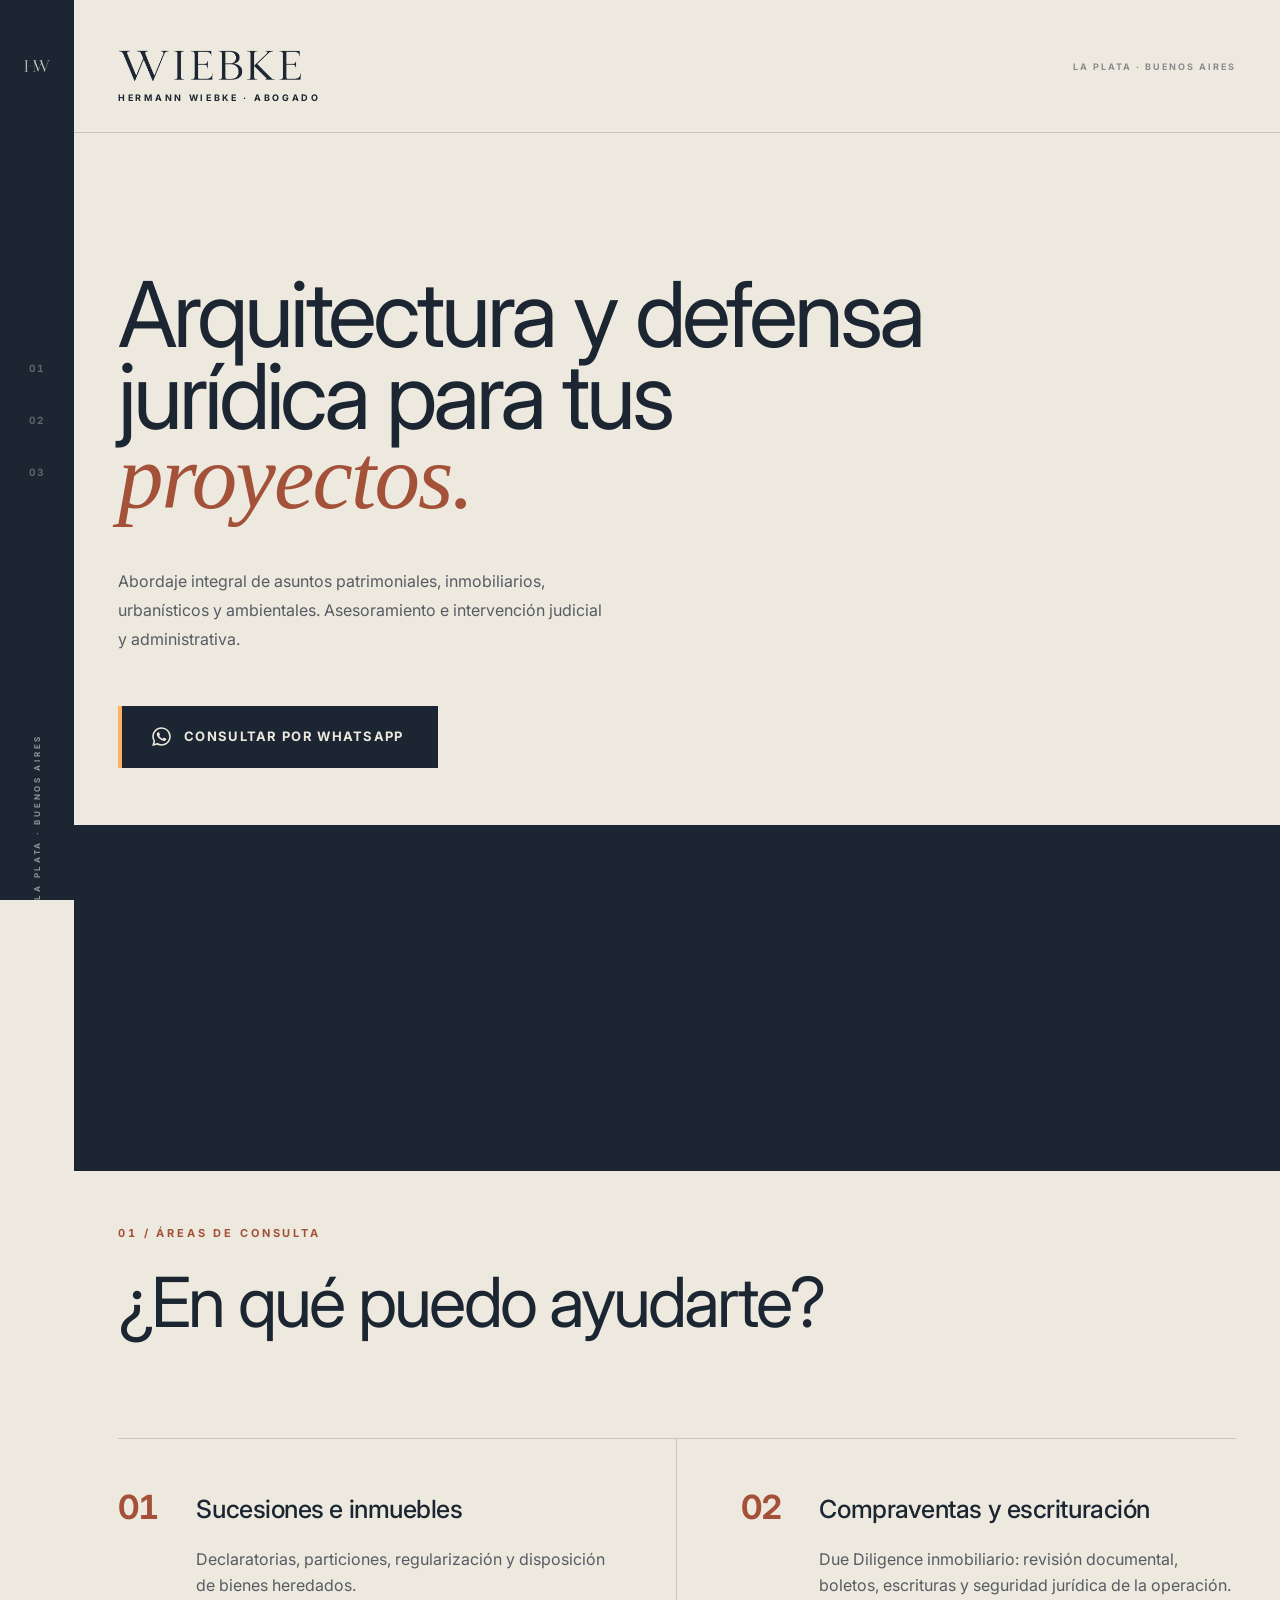
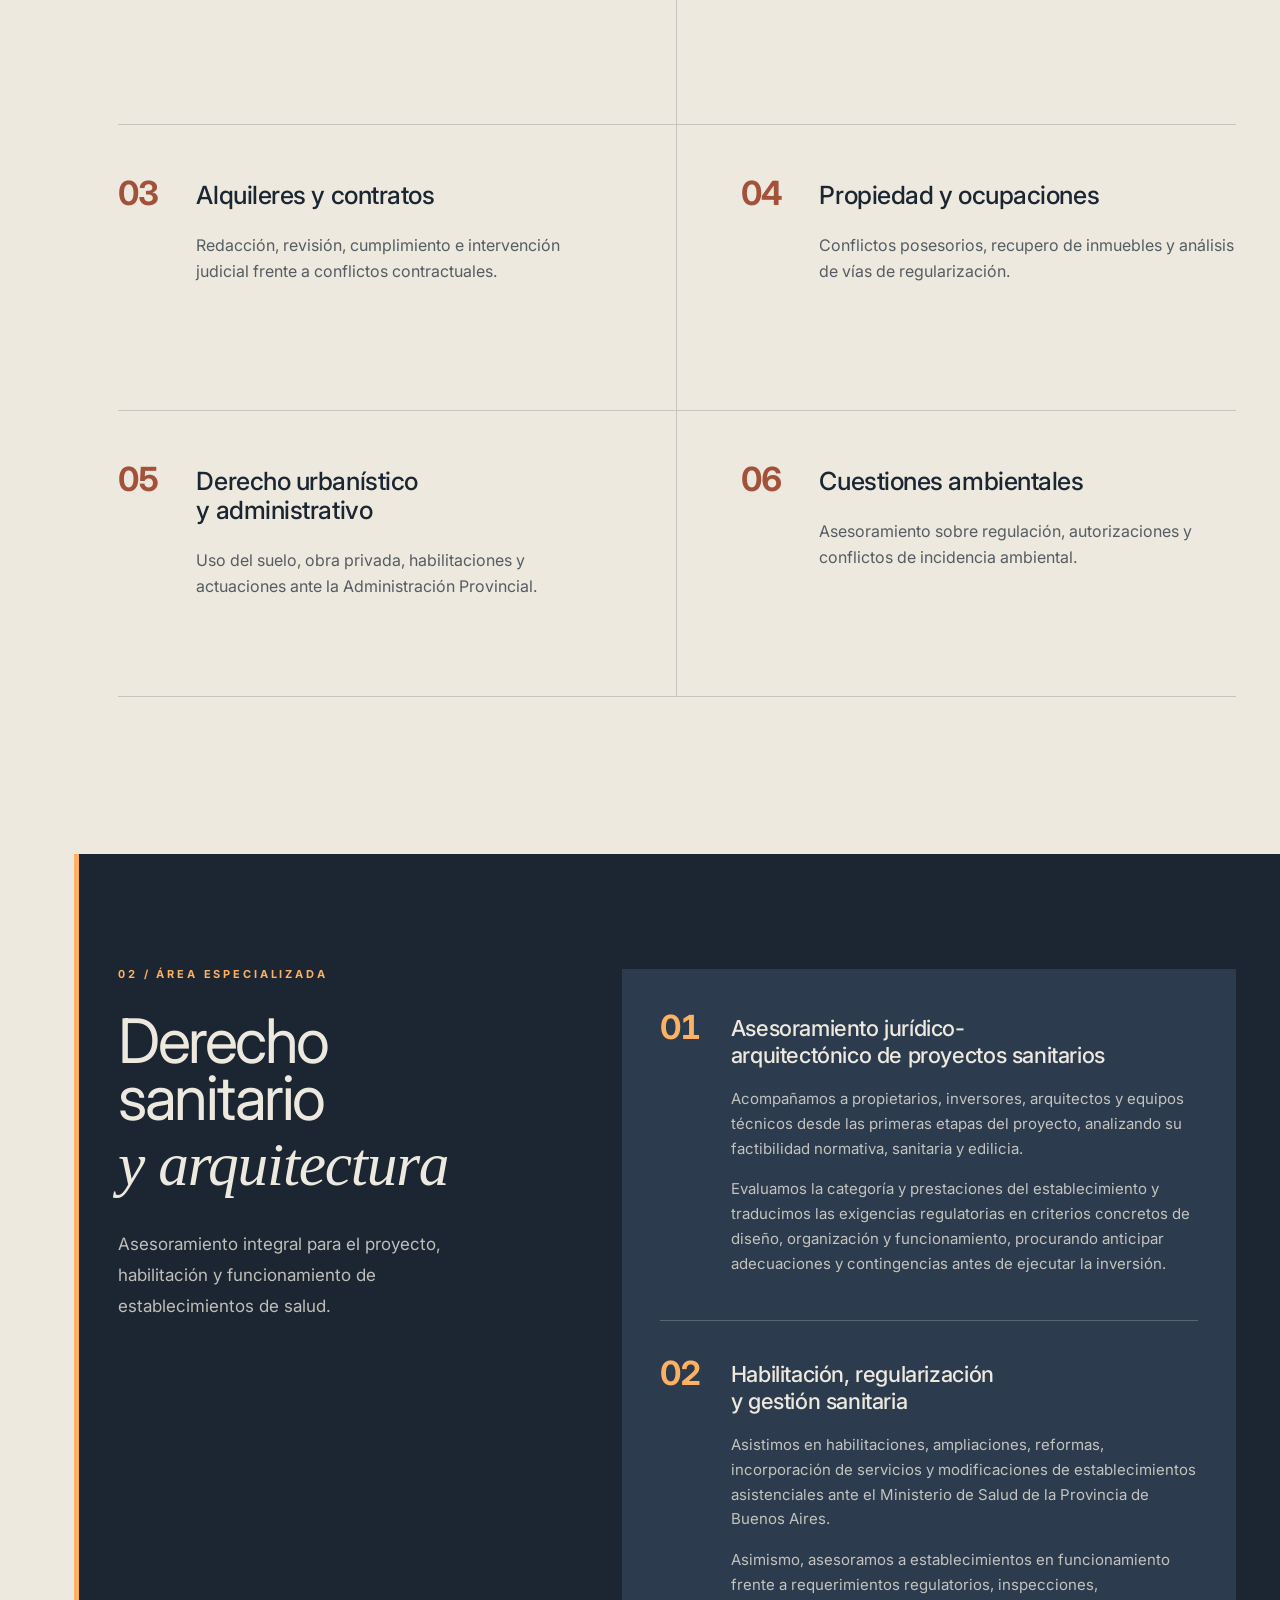
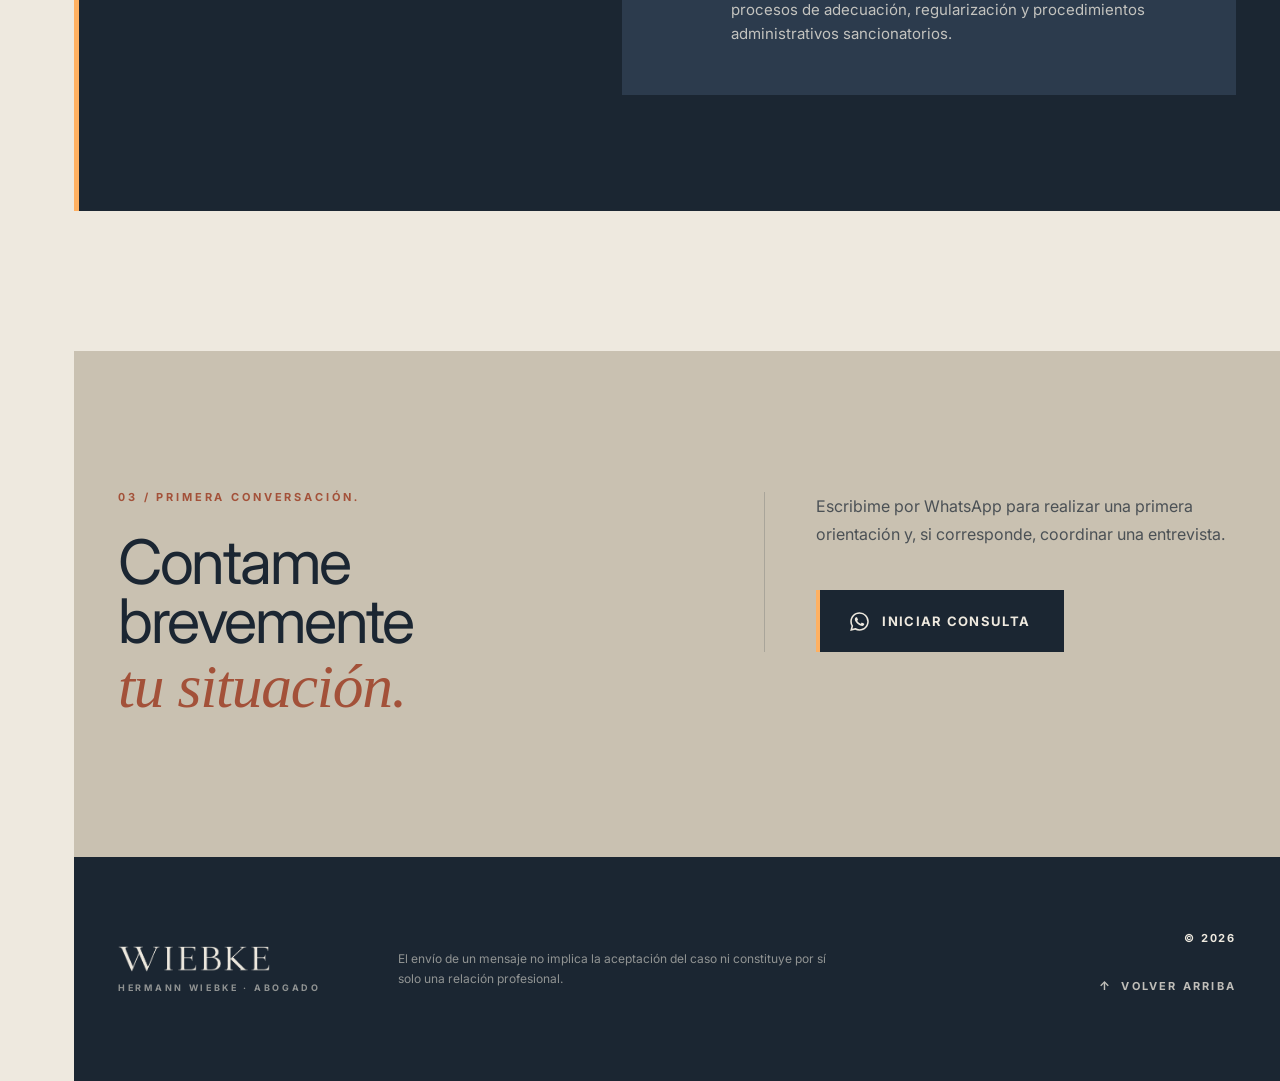
<file: index.html>
<!doctype html>
<html lang="es-AR">
<head>
<meta charset="utf-8">
<meta name="viewport" content="width=device-width, initial-scale=1, viewport-fit=cover">

<title>HERMANN WIEBKE — Abogado</title>
<meta name="description" content="Asesoramiento jurídico en asuntos patrimoniales, inmobiliarios, urbanísticos y ambientales en La Plata.">
<!-- ======================================================================
     VISTA PREVIA AL COMPARTIR

     og:image y twitter:image DEBEN ser URL absolutas: con ruta relativa,
     WhatsApp, LinkedIn y X no las resuelven y el enlace se comparte sin
     imagen. El dominio de abajo es un marcador y hay que reemplazarlo por
     el definitivo — está puesto de forma que se note si se olvida, en vez
     de fallar en silencio.
     ====================================================================== -->
<link rel="canonical" href="https://estudiowiebke.com.ar/">
<meta property="og:type" content="website">
<meta property="og:locale" content="es_AR">
<meta property="og:site_name" content="HERMANN WIEBKE — Abogado">
<meta property="og:url" content="https://estudiowiebke.com.ar/">
<meta property="og:title" content="HERMANN WIEBKE — Abogado">
<meta property="og:description" content="Derecho, urbanismo y operaciones inmobiliarias en La Plata.">
<meta property="og:image" content="https://estudiowiebke.com.ar/og.png?v=dcf69a767d">
<meta property="og:image:width" content="1200">
<meta property="og:image:height" content="630">
<meta property="og:image:type" content="image/png">
<meta property="og:image:alt" content="WIEBKE — Arquitectura y defensa jurídica para tus proyectos.">
<meta name="twitter:card" content="summary_large_image">
<meta name="twitter:title" content="HERMANN WIEBKE — Abogado">
<meta name="twitter:description" content="Derecho, urbanismo y operaciones inmobiliarias en La Plata.">
<meta name="twitter:image" content="https://estudiowiebke.com.ar/og.png?v=dcf69a767d">
<meta name="twitter:image:alt" content="WIEBKE — Arquitectura y defensa jurídica para tus proyectos.">

<link rel="icon" href="/favicon-32.png" sizes="32x32" type="image/png">
<link rel="icon" href="/favicon.png" sizes="512x512" type="image/png">
<link rel="apple-touch-icon" href="/apple-touch-icon.png">
<meta name="theme-color" content="#1B2632">

<!-- Marca la presencia de JS antes del primer pintado: sin JS el contenido
     se muestra sin apariciones, nunca oculto. -->
<script>document.documentElement.classList.add('js')</script>

<link rel="preconnect" href="https://fonts.googleapis.com">
<link rel="preconnect" href="https://fonts.gstatic.com" crossorigin>
<!-- Inter variable con eje óptico: un archivo (71 KB) en lugar de tres (141 KB).
     font-optical-sizing:auto usa el corte de texto a 16 px y el de titular a 100 px. -->
<link rel="stylesheet" href="https://fonts.googleapis.com/css2?family=Inter:opsz,wght@14..32,400..700&display=swap">

<link rel="stylesheet" href="styles.css?v=f699f4dbbf">
</head>
<body>

<!-- LOMO — índice fijo del documento (sólo escritorio) -->
<aside class="spine" aria-label="Índice del documento">
  <a class="spine-mark" href="#inicio" aria-label="Volver al inicio">
    <img src="logos/WIEBKE-monograma-HW-claro.png?v=d0ff377d99" alt="" aria-hidden="true" width="26" height="12">
  </a>
  <nav class="spine-index">
    <a href="#areas" data-spine="areas">01</a>
    <a href="#sanitario" data-spine="sanitario">02</a>
    <a href="#contacto" data-spine="contacto">03</a>
  </nav>
  <span class="spine-foot">La Plata · Buenos Aires</span>
  <span class="spine-progress" aria-hidden="true"></span>
</aside>

<main>

  <!-- Ancla de retorno. Va aquí, y no sobre el encabezado, porque el
       encabezado es sticky: cuando está pegado ya está a la vista, y el
       navegador entonces considera que no hay nada que desplazar y no se
       mueve. Este tramo de altura cero sí está en el origen del documento. -->
  <span id="inicio" aria-hidden="true"></span>

  <!-- 01 — ENCABEZADO -->
  <div class="masthead-bleed bleed">
    <header class="masthead page-shell">
      <a class="brand" href="#inicio" aria-label="WIEBKE — volver al inicio">
        <span class="brand-lockup">
          <img src="logos/WIEBKE-logo-principal-oscuro.png?v=9df979f3c9" alt="WIEBKE" width="184" height="32">
          <span>Hermann Wiebke · Abogado</span>
        </span>
      </a>
      <span class="location">La Plata · Buenos Aires</span>
    </header>
  </div>

  <!-- 02 — PORTADA -->
  <section class="hero page-shell">
    <div class="hero-copy" data-reveal>
      <!-- Acento editorial autorizado 1/3 -->
      <h1 data-stagger style="--d:0ms">Arquitectura y defensa jurídica para tus <em class="editorial">proyectos.</em></h1>

      <p class="hero-text" data-stagger style="--d:110ms">Abordaje integral de asuntos patrimoniales, inmobiliarios, urbanísticos y ambientales. Asesoramiento e intervención judicial y administrativa.</p>

      <div class="hero-actions" data-stagger style="--d:210ms">
        <a class="action" data-consulta href="https://wa.me/5492216775075?text=Hola%20Hermann%2C%20quisiera%20hacerte%20una%20consulta%20jur%C3%ADdica." target="_blank" rel="noreferrer">
          <svg class="whatsapp-mark" aria-hidden="true" viewBox="0 0 24 24" fill="currentColor"><path d="M20.3 3.7A11.67 11.67 0 0 0 12.02.28C5.57.28.32 5.53.32 11.98c0 2.06.54 4.08 1.56 5.85L.22 23.9l6.21-1.63a11.7 11.7 0 0 0 5.59 1.42h.01c6.45 0 11.7-5.25 11.7-11.7 0-3.13-1.22-6.07-3.43-8.28Zm-8.27 18.01a9.72 9.72 0 0 1-4.96-1.36l-.36-.21-3.68.97.98-3.59-.23-.37a9.7 9.7 0 0 1-1.48-5.17c0-5.36 4.36-9.72 9.73-9.72 2.6 0 5.04 1.01 6.87 2.85a9.65 9.65 0 0 1 2.85 6.88c0 5.36-4.37 9.72-9.72 9.72Zm5.33-7.28c-.29-.15-1.73-.85-2-.95-.27-.1-.46-.15-.66.15-.19.29-.75.95-.92 1.14-.17.2-.34.22-.63.08-.29-.15-1.23-.45-2.34-1.45a8.8 8.8 0 0 1-1.62-2.02c-.17-.29-.02-.45.13-.59.13-.13.29-.34.44-.51.14-.17.19-.29.29-.49.1-.19.05-.36-.03-.51-.07-.15-.65-1.58-.9-2.16-.23-.57-.47-.49-.65-.5h-.56c-.2 0-.51.08-.78.37-.27.29-1.02 1-1.02 2.43 0 1.44 1.05 2.82 1.19 3.02.15.19 2.06 3.14 4.99 4.41.7.3 1.24.48 1.66.61.7.22 1.34.19 1.85.12.56-.08 1.73-.71 1.97-1.39.24-.68.24-1.26.17-1.38-.07-.12-.26-.19-.55-.34Z"/></svg>
          Consultar por WhatsApp
        </a>
      </div>
    </div>

  </section>

  <!-- PANORÁMICA — La Plata desde la catedral
       Entra a color: la luz de la toma ya cae dentro del sistema (el
       poniente ronda el Burning Flame, el cielo tira al Abyssal). Lo que la
       integra es el velo Abyssal en degradado, que además refuerza la
       dirección de luz que la foto ya trae. -->
  <section class="panoramica bleed" aria-label="La Plata al atardecer, vista desde la catedral">
    <div class="panoramica-lente">
      <picture>
        <source type="image/webp" media="(max-width:760px)" srcset="fotos/panoramica-movil.webp?v=fea2e04a0f">
        <source type="image/jpeg" media="(max-width:760px)" srcset="fotos/panoramica-movil.jpg?v=1b0e7d62f1">
        <source type="image/webp" srcset="fotos/panoramica.webp?v=34afa41eb2">
        <img src="fotos/panoramica.jpg?v=f515f24488"
             alt="La Plata al atardecer vista desde la catedral: la ciudad hacia el horizonte y las agujas recortadas contra el poniente."
             width="1983" height="793" loading="lazy" decoding="async">
      </picture>
    </div>
  </section>

  <!-- 03 — ÁREAS DE CONSULTA -->
  <section class="services page-shell" id="areas" aria-labelledby="services-title">
    <div class="section-heading" data-reveal>
      <div>
        <p class="eyebrow">01 / Áreas de consulta</p>
        <h2 id="services-title">¿En qué puedo ayudarte?</h2>
      </div>
    </div>

    <div class="service-grid">
      <article class="service-card" data-reveal>
        <span class="service-number">01</span>
        <div>
          <h3>Sucesiones e inmuebles</h3>
          <p>Declaratorias, particiones, regularización y disposición de bienes heredados.</p>
        </div>
      </article>
      <article class="service-card" data-reveal>
        <span class="service-number">02</span>
        <div>
          <h3>Compraventas y escrituración</h3>
          <p>Due Diligence inmobiliario: revisión documental, boletos, escrituras y seguridad jurídica de la operación.</p>
        </div>
      </article>
      <article class="service-card" data-reveal>
        <span class="service-number">03</span>
        <div>
          <h3>Alquileres y contratos</h3>
          <p>Redacción, revisión, cumplimiento e intervención judicial frente a conflictos contractuales.</p>
        </div>
      </article>
      <article class="service-card" data-reveal>
        <span class="service-number">04</span>
        <div>
          <h3>Propiedad y ocupaciones</h3>
          <p>Conflictos posesorios, recupero de inmuebles y análisis de vías de regularización.</p>
        </div>
      </article>
      <article class="service-card" data-reveal>
        <span class="service-number">05</span>
        <div>
          <h3>Derecho urbanístico y administrativo</h3>
          <p>Uso del suelo, obra privada, habilitaciones y actuaciones ante la Administración Provincial.</p>
        </div>
      </article>
      <article class="service-card" data-reveal>
        <span class="service-number">06</span>
        <div>
          <h3>Cuestiones ambientales</h3>
          <p>Asesoramiento sobre regulación, autorizaciones y conflictos de incidencia ambiental.</p>
        </div>
      </article>
    </div>
  </section>

  <!-- 04 — ÁREA ESPECIALIZADA · quiebre de capítulo a sangre -->
  <section class="health-band bleed" id="sanitario" aria-labelledby="health-title">
    <div class="health-practice page-shell">
      <div class="health-heading" data-reveal>
        <p class="eyebrow">02 / Área especializada</p>
        <!-- Acento editorial autorizado 2/3 -->
        <h2 id="health-title">Derecho sanitario <em class="editorial">y arquitectura</em></h2>
        <p class="health-intro">Asesoramiento integral para el proyecto, habilitación y funcionamiento de establecimientos de salud.</p>
      </div>

      <div class="health-services" data-reveal>
        <article>
          <span>01</span>
          <div>
            <h3>Asesoramiento jurídico-arquitectónico de proyectos sanitarios</h3>
            <p>Acompañamos a propietarios, inversores, arquitectos y equipos técnicos desde las primeras etapas del proyecto, analizando su factibilidad normativa, sanitaria y edilicia.</p>
            <p>Evaluamos la categoría y prestaciones del establecimiento y traducimos las exigencias regulatorias en criterios concretos de diseño, organización y funcionamiento, procurando anticipar adecuaciones y contingencias antes de ejecutar la inversión.</p>
          </div>
        </article>
        <article>
          <span>02</span>
          <div>
            <h3>Habilitación, regularización y gestión sanitaria</h3>
            <p>Asistimos en habilitaciones, ampliaciones, reformas, incorporación de servicios y modificaciones de establecimientos asistenciales ante el Ministerio de Salud de la Provincia de Buenos Aires.</p>
            <p>Asimismo, asesoramos a establecimientos en funcionamiento frente a requerimientos regulatorios, inspecciones, procesos de adecuación, regularización y procedimientos administrativos sancionatorios.</p>
          </div>
        </article>
      </div>
    </div>
  </section>

  <!-- 05 — PRIMERA CONVERSACIÓN -->
  <section class="contact-wrap bleed" id="contacto">
    <div class="contact page-shell" aria-labelledby="contact-title">
      <div data-reveal>
        <p class="eyebrow">03 / Primera conversación.</p>
        <!-- Acento editorial autorizado 3/3 -->
        <h2 id="contact-title">Contame brevemente <em class="editorial">tu situación.</em></h2>
      </div>
      <div class="contact-action" data-reveal>
        <p>Escribime por WhatsApp para realizar una primera orientación y, si corresponde, coordinar una entrevista.</p>
        <a class="action" data-consulta href="https://wa.me/5492216775075?text=Hola%20Hermann%2C%20quisiera%20hacerte%20una%20consulta%20jur%C3%ADdica." target="_blank" rel="noreferrer">
          <svg class="whatsapp-mark" aria-hidden="true" viewBox="0 0 24 24" fill="currentColor"><path d="M20.3 3.7A11.67 11.67 0 0 0 12.02.28C5.57.28.32 5.53.32 11.98c0 2.06.54 4.08 1.56 5.85L.22 23.9l6.21-1.63a11.7 11.7 0 0 0 5.59 1.42h.01c6.45 0 11.7-5.25 11.7-11.7 0-3.13-1.22-6.07-3.43-8.28Zm-8.27 18.01a9.72 9.72 0 0 1-4.96-1.36l-.36-.21-3.68.97.98-3.59-.23-.37a9.7 9.7 0 0 1-1.48-5.17c0-5.36 4.36-9.72 9.73-9.72 2.6 0 5.04 1.01 6.87 2.85a9.65 9.65 0 0 1 2.85 6.88c0 5.36-4.37 9.72-9.72 9.72Zm5.33-7.28c-.29-.15-1.73-.85-2-.95-.27-.1-.46-.15-.66.15-.19.29-.75.95-.92 1.14-.17.2-.34.22-.63.08-.29-.15-1.23-.45-2.34-1.45a8.8 8.8 0 0 1-1.62-2.02c-.17-.29-.02-.45.13-.59.13-.13.29-.34.44-.51.14-.17.19-.29.29-.49.1-.19.05-.36-.03-.51-.07-.15-.65-1.58-.9-2.16-.23-.57-.47-.49-.65-.5h-.56c-.2 0-.51.08-.78.37-.27.29-1.02 1-1.02 2.43 0 1.44 1.05 2.82 1.19 3.02.15.19 2.06 3.14 4.99 4.41.7.3 1.24.48 1.66.61.7.22 1.34.19 1.85.12.56-.08 1.73-.71 1.97-1.39.24-.68.24-1.26.17-1.38-.07-.12-.26-.19-.55-.34Z"/></svg>
          Iniciar consulta
        </a>
      </div>
    </div>
  </section>

  <!-- 06 — PIE -->
  <footer>
    <div class="page-shell footer-inner">
      <a class="brand" href="#inicio" aria-label="WIEBKE — volver al inicio">
        <span class="brand-lockup">
          <img src="logos/WIEBKE-logo-principal-claro.png?v=b83d148691" alt="WIEBKE" width="152" height="27">
          <span>Hermann Wiebke · Abogado</span>
        </span>
      </a>
      <p>El envío de un mensaje no implica la aceptación del caso ni constituye por sí solo una relación profesional.</p>
      <div class="footer-end">
        <span class="footer-year">© 2026</span>
        <a class="to-top" href="#inicio"><span aria-hidden="true">↑</span> Volver arriba</a>
      </div>
    </div>
  </footer>

  <a class="action mobile-whatsapp" id="cta-fija" href="https://wa.me/5492216775075?text=Hola%20Hermann%2C%20quisiera%20hacerte%20una%20consulta%20jur%C3%ADdica." target="_blank" rel="noreferrer" aria-label="Consultar por WhatsApp">
    <svg class="whatsapp-mark" aria-hidden="true" viewBox="0 0 24 24" fill="currentColor"><path d="M20.3 3.7A11.67 11.67 0 0 0 12.02.28C5.57.28.32 5.53.32 11.98c0 2.06.54 4.08 1.56 5.85L.22 23.9l6.21-1.63a11.7 11.7 0 0 0 5.59 1.42h.01c6.45 0 11.7-5.25 11.7-11.7 0-3.13-1.22-6.07-3.43-8.28Zm-8.27 18.01a9.72 9.72 0 0 1-4.96-1.36l-.36-.21-3.68.97.98-3.59-.23-.37a9.7 9.7 0 0 1-1.48-5.17c0-5.36 4.36-9.72 9.73-9.72 2.6 0 5.04 1.01 6.87 2.85a9.65 9.65 0 0 1 2.85 6.88c0 5.36-4.37 9.72-9.72 9.72Zm5.33-7.28c-.29-.15-1.73-.85-2-.95-.27-.1-.46-.15-.66.15-.19.29-.75.95-.92 1.14-.17.2-.34.22-.63.08-.29-.15-1.23-.45-2.34-1.45a8.8 8.8 0 0 1-1.62-2.02c-.17-.29-.02-.45.13-.59.13-.13.29-.34.44-.51.14-.17.19-.29.29-.49.1-.19.05-.36-.03-.51-.07-.15-.65-1.58-.9-2.16-.23-.57-.47-.49-.65-.5h-.56c-.2 0-.51.08-.78.37-.27.29-1.02 1-1.02 2.43 0 1.44 1.05 2.82 1.19 3.02.15.19 2.06 3.14 4.99 4.41.7.3 1.24.48 1.66.61.7.22 1.34.19 1.85.12.56-.08 1.73-.71 1.97-1.39.24-.68.24-1.26.17-1.38-.07-.12-.26-.19-.55-.34Z"/></svg>
    Consultar por WhatsApp
  </a>

</main>

<script>
(function () {
  var reduce = window.matchMedia('(prefers-reduced-motion: reduce)').matches;
  var soporta = 'IntersectionObserver' in window;

  /* --- Apariciones al entrar en pantalla ------------------------------- */
  var piezas = document.querySelectorAll('[data-reveal]');
  if (reduce || !soporta) {
    piezas.forEach(function (el) { el.classList.add('is-in'); });
  } else {
    var obsReveal = new IntersectionObserver(function (entradas) {
      entradas.forEach(function (e) {
        if (!e.isIntersecting) return;
        e.target.classList.add('is-in');
        obsReveal.unobserve(e.target);   /* se revela una sola vez */
      });
    }, { rootMargin: '0px 0px -12% 0px', threshold: 0.12 });
    piezas.forEach(function (el) { obsReveal.observe(el); });
  }

  /* --- Botón fijo: sólo cuando no hay otro botón de consulta a la vista.
         Evita mostrar la misma acción dos veces en la misma pantalla. --- */
  var fija = document.getElementById('cta-fija');
  var inline = document.querySelectorAll('[data-consulta]');
  if (fija && inline.length && soporta) {
    var visibles = new Set();
    var obsCta = new IntersectionObserver(function (entradas) {
      entradas.forEach(function (e) {
        if (e.isIntersecting) visibles.add(e.target); else visibles.delete(e.target);
      });
      fija.classList.toggle('is-visible', visibles.size === 0);
    }, { threshold: 0 });
    inline.forEach(function (el) { obsCta.observe(el); });
  } else if (fija) {
    fija.classList.add('is-visible');
  }



  /* --- La panorámica sólo se anima mientras está a la vista. Es la única
         animación perpetua del sitio, y dejarla girando fuera de pantalla
         gastaría batería sin que nadie la vea. ---------------------- */
  var pano = document.querySelector('.panoramica');
  if (pano && soporta) {
    new IntersectionObserver(function (entradas) {
      entradas.forEach(function (e) {
        pano.classList.toggle('is-mirando', e.isIntersecting);
      });
    }, { threshold: 0 }).observe(pano);
  } else if (pano) {
    pano.classList.add('is-mirando');
  }

  /* --- Regreso a la portada -------------------------------------------
     El href="#inicio" queda como respaldo sin JS, pero se intercepta: si el
     fragmento ya es #inicio, el navegador considera que no hay nada que
     hacer y el segundo clic no responde. Desplazando a mano funciona
     siempre, y además no deja el fragmento colgado en la barra. */
  var retornos = document.querySelectorAll('a[href="#inicio"]');
  retornos.forEach(function (a) {
    a.addEventListener('click', function (e) {
      e.preventDefault();
      window.scrollTo({ top: 0, behavior: reduce ? 'auto' : 'smooth' });
      if (window.history && history.replaceState) {
        history.replaceState(null, '', location.pathname + location.search);
      }
    });
  });



  /* --- Encabezado condensado + posición de lectura + índice activo.
         Un único listener de scroll, servido por rAF: el trabajo se hace
         una vez por cuadro, no una vez por evento. --------------------- */
  var membrete = document.querySelector('.masthead-bleed');
  var filamento = document.querySelector('.spine-progress');
  var enlaces = [].slice.call(document.querySelectorAll('[data-spine]'));
  var secciones = enlaces.map(function (a) {
    return document.getElementById(a.getAttribute('data-spine'));
  });
  var pendiente = false;
  var condensado = false;

  function pintar() {
    pendiente = false;
    var y = window.scrollY;

    /* Histéresis: dos umbrales separados por más que los 54 px que el
       encabezado pierde al condensarse, para que el reacomodo no pueda
       devolvernos al otro lado del umbral y entrar en bucle. */
    if (membrete) {
      if (!condensado && y > 140) { condensado = true; membrete.classList.add('is-condensed'); }
      else if (condensado && y < 60) { condensado = false; membrete.classList.remove('is-condensed'); }
    }

    if (filamento) {
      var total = document.documentElement.scrollHeight - window.innerHeight;
      var p = total > 0 ? Math.min(1, Math.max(0, y / total)) : 0;
      filamento.style.setProperty('--p', (p * 100).toFixed(2) + '%');
    }

    /* Sección activa: la última cuyo inicio ya cruzó el tercio superior. */
    if (enlaces.length) {
      var activa = -1, umbral = y + window.innerHeight * 0.34;
      for (var i = 0; i < secciones.length; i++) {
        if (secciones[i] && secciones[i].offsetTop <= umbral) activa = i;
      }
      enlaces.forEach(function (a, i) {
        if (i === activa) a.setAttribute('aria-current', 'true');
        else a.removeAttribute('aria-current');
      });
    }
  }

  function alDesplazar() {
    if (pendiente) return;
    pendiente = true;
    requestAnimationFrame(pintar);
  }

  window.addEventListener('scroll', alDesplazar, { passive: true });
  window.addEventListener('resize', alDesplazar, { passive: true });
  pintar();
})();
</script>
</body>
</html>
</file>
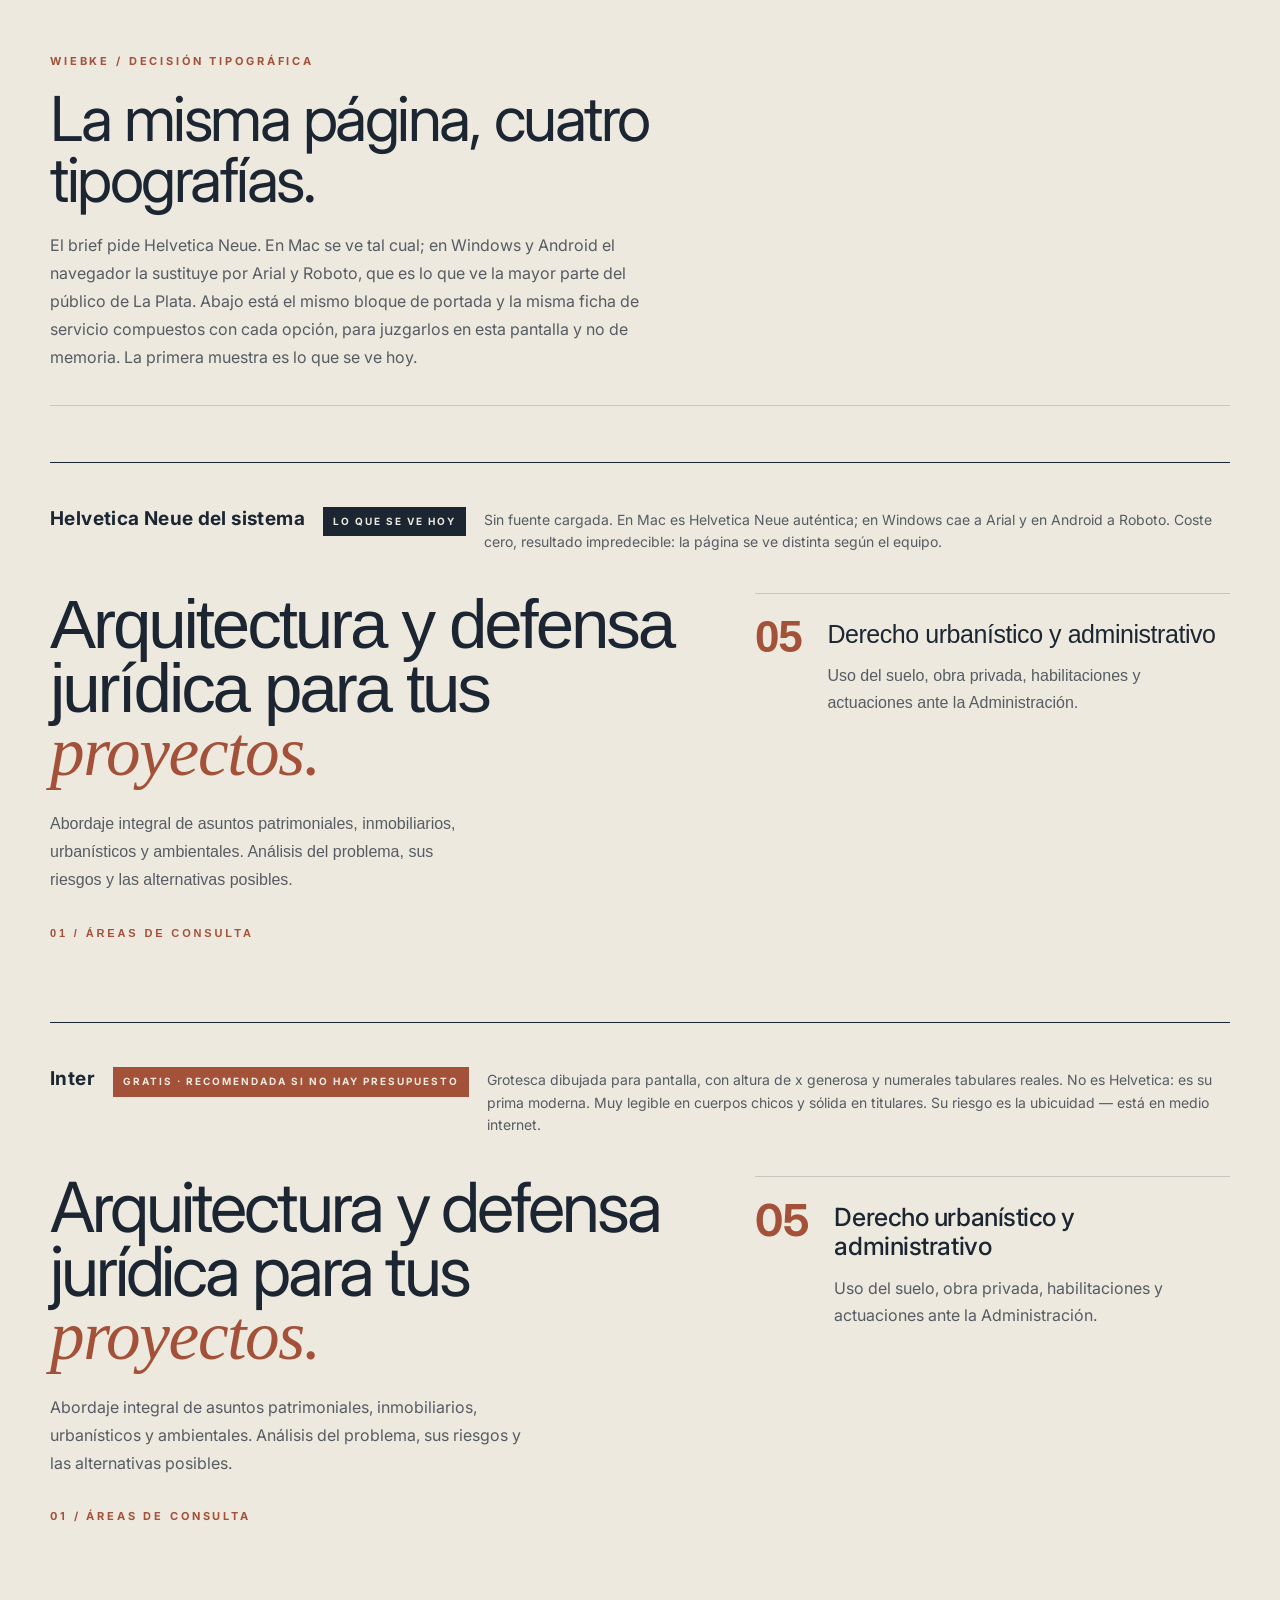
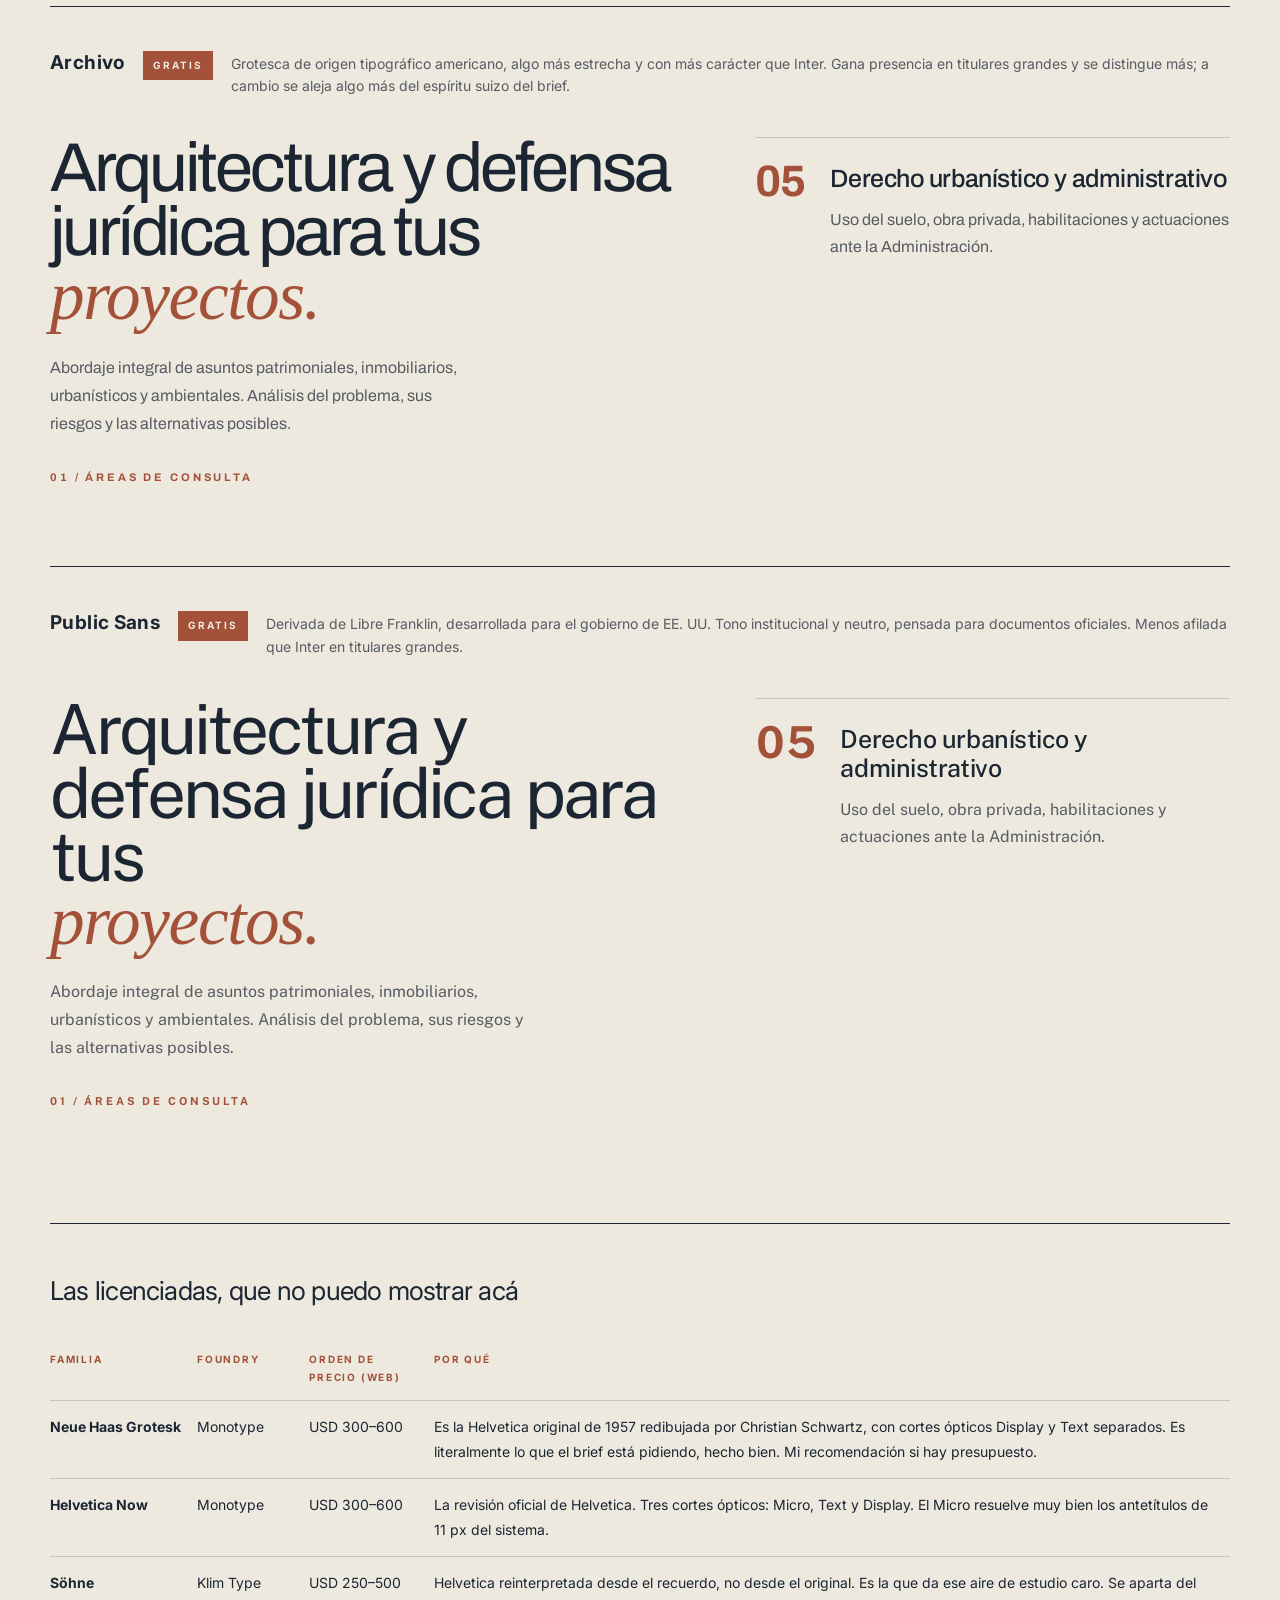
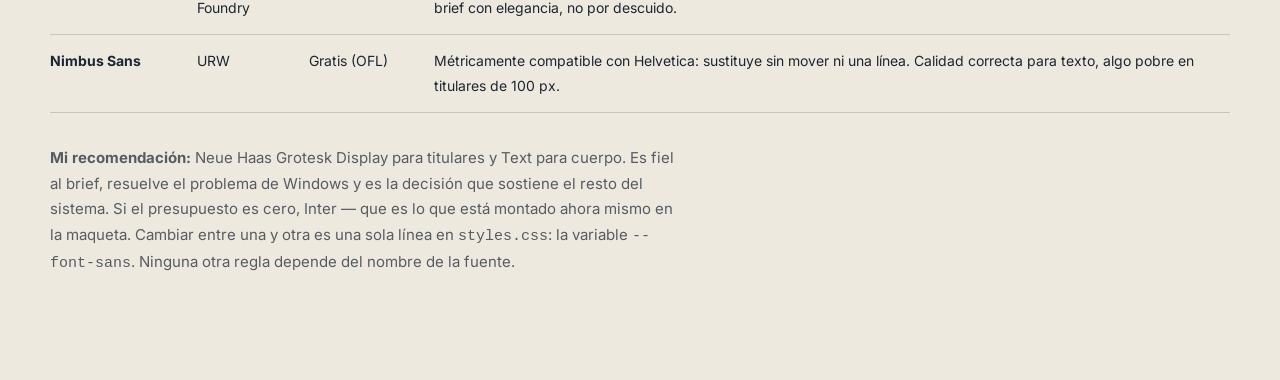
<file: docs/tipografias.html>
<!doctype html>
<html lang="es-AR">
<head>
<meta charset="utf-8">
<meta name="viewport" content="width=device-width, initial-scale=1">
<title>WIEBKE — Comparación tipográfica</title>

<link rel="preconnect" href="https://fonts.googleapis.com">
<link rel="preconnect" href="https://fonts.gstatic.com" crossorigin>
<link rel="stylesheet" href="https://fonts.googleapis.com/css2?family=Inter:wght@400;500;700&family=Archivo:wght@400;500;700&family=Public+Sans:wght@400;500;700&display=swap">

<style>
:root{
  --palladian:#EEE9DF; --oatmeal:#C9C1B1; --blue-fantastic:#2C3B4D;
  --abyssal:#1B2632; --truffle:#A35139; --burning-flame:#FFB162;
  --ink-soft:#1B2632B8; --rule:#1B26322E;
  --editorial:"Times New Roman", Times, serif;
}
*,*::before,*::after{box-sizing:border-box}
body{
  margin:0; background:var(--palladian); color:var(--abyssal);
  font-family:"Inter","Helvetica Neue",Helvetica,Arial,sans-serif;
  line-height:1.75; -webkit-font-smoothing:antialiased;
}
.shell{width:min(1180px,100% - 48px);margin-inline:auto}

header{border-bottom:1px solid var(--rule);padding:56px 0 34px;margin-bottom:56px}
.eyebrow{
  margin:0 0 22px; font-size:11px; font-weight:700; line-height:1;
  letter-spacing:.26em; text-transform:uppercase; color:var(--truffle);
}
header h1{
  margin:0 0 20px; font-size:clamp(38px,5vw,62px); font-weight:400;
  line-height:.98; letter-spacing:-.04em; max-width:16ch;
}
header p{margin:0;max-width:62ch;color:var(--ink-soft);font-size:16px}

/* --- Muestra ---------------------------------------------------------- */
.muestra{
  border-top:1px solid var(--abyssal);
  padding:44px 0 60px;
  margin-bottom:8px;
}
.ficha{
  display:flex; align-items:baseline; gap:18px; flex-wrap:wrap;
  margin-bottom:40px;
}
.ficha h2{
  margin:0; font-size:19px; font-weight:700; line-height:1;
  letter-spacing:.02em;
}
.etiqueta{
  font-size:10px; font-weight:700; letter-spacing:.2em; text-transform:uppercase;
  padding:6px 10px; background:var(--abyssal); color:var(--palladian);
}
.etiqueta.gratis{background:var(--truffle)}
.ficha p{margin:0;flex:1 1 320px;min-width:260px;color:var(--ink-soft);font-size:14px;line-height:1.6}

/* El bloque que cambia de fuente */
.spec{ display:grid; grid-template-columns:minmax(0,1.35fr) minmax(0,1fr);
       gap:clamp(32px,5vw,72px); align-items:start }
.spec .display{
  margin:0; font-size:clamp(44px,5.4vw,76px); font-weight:400;
  line-height:.92; letter-spacing:-.045em;
}
.spec .display em{
  display:block; font-family:var(--editorial); font-style:italic;
  color:var(--truffle); letter-spacing:-.02em;
}
.spec .cuerpo{margin:26px 0 0;max-width:48ch;color:var(--ink-soft);font-size:16px;line-height:1.75}

.tarjeta{border-top:1px solid var(--rule);padding-top:26px;display:grid;grid-template-columns:auto 1fr;gap:26px}
.tarjeta .num{font-size:44px;font-weight:700;line-height:.78;letter-spacing:-.03em;color:var(--truffle);font-variant-numeric:tabular-nums}
.tarjeta h3{margin:0 0 14px;font-size:25px;font-weight:500;line-height:1.16;letter-spacing:-.018em}
.tarjeta p{margin:0;color:var(--ink-soft);font-size:16px;line-height:1.65}
.versales{margin-top:30px;font-size:11px;font-weight:700;letter-spacing:.26em;text-transform:uppercase;color:var(--truffle)}

/* Cada muestra fija su propia familia */
.f-sistema .spec, .f-sistema .tarjeta, .f-sistema .versales{font-family:"Helvetica Neue",Helvetica,Arial,sans-serif}
.f-inter   .spec, .f-inter   .tarjeta, .f-inter   .versales{font-family:"Inter",sans-serif}
.f-archivo .spec, .f-archivo .tarjeta, .f-archivo .versales{font-family:"Archivo",sans-serif}
.f-public  .spec, .f-public  .tarjeta, .f-public  .versales{font-family:"Public Sans",sans-serif}

footer{border-top:1px solid var(--abyssal);margin-top:40px;padding:44px 0 90px}
footer h2{margin:0 0 24px;font-size:26px;font-weight:400;letter-spacing:-.03em}
table{border-collapse:collapse;width:100%;font-size:14px}
th,td{text-align:left;padding:14px 16px 14px 0;border-bottom:1px solid var(--rule);vertical-align:top}
th{font-size:10px;font-weight:700;letter-spacing:.18em;text-transform:uppercase;color:var(--truffle)}
td:first-child{font-weight:700;white-space:nowrap}
.nota{margin-top:32px;max-width:70ch;color:var(--ink-soft);font-size:15px;line-height:1.7}
.tabla-scroll{overflow-x:auto}

@media (max-width:760px){
  .spec{grid-template-columns:1fr;gap:36px}
  .tarjeta{grid-template-columns:auto 1fr;gap:18px}
}
</style>
</head>
<body>

<div class="shell">

<header>
  <p class="eyebrow">WIEBKE / Decisión tipográfica</p>
  <h1>La misma página, cuatro tipografías.</h1>
  <p>El brief pide Helvetica Neue. En Mac se ve tal cual; en Windows y Android el navegador la sustituye por Arial y Roboto, que es lo que ve la mayor parte del público de La Plata. Abajo está el mismo bloque de portada y la misma ficha de servicio compuestos con cada opción, para juzgarlos en esta pantalla y no de memoria. La primera muestra es lo que se ve hoy.</p>
</header>

<!-- 1 -->
<section class="muestra f-sistema">
  <div class="ficha">
    <h2>Helvetica Neue del sistema</h2>
    <span class="etiqueta">Lo que se ve hoy</span>
    <p>Sin fuente cargada. En Mac es Helvetica Neue auténtica; en Windows cae a Arial y en Android a Roboto. Coste cero, resultado impredecible: la página se ve distinta según el equipo.</p>
  </div>
  <div class="spec">
    <div>
      <p class="display">Arquitectura y defensa jurídica para tus <em>proyectos.</em></p>
      <p class="cuerpo">Abordaje integral de asuntos patrimoniales, inmobiliarios, urbanísticos y ambientales. Análisis del problema, sus riesgos y las alternativas posibles.</p>
      <p class="versales">01 / Áreas de consulta</p>
    </div>
    <div class="tarjeta">
      <span class="num">05</span>
      <div>
        <h3>Derecho urbanístico y administrativo</h3>
        <p>Uso del suelo, obra privada, habilitaciones y actuaciones ante la Administración.</p>
      </div>
    </div>
  </div>
</section>

<!-- 2 -->
<section class="muestra f-inter">
  <div class="ficha">
    <h2>Inter</h2>
    <span class="etiqueta gratis">Gratis · recomendada si no hay presupuesto</span>
    <p>Grotesca dibujada para pantalla, con altura de x generosa y numerales tabulares reales. No es Helvetica: es su prima moderna. Muy legible en cuerpos chicos y sólida en titulares. Su riesgo es la ubicuidad — está en medio internet.</p>
  </div>
  <div class="spec">
    <div>
      <p class="display">Arquitectura y defensa jurídica para tus <em>proyectos.</em></p>
      <p class="cuerpo">Abordaje integral de asuntos patrimoniales, inmobiliarios, urbanísticos y ambientales. Análisis del problema, sus riesgos y las alternativas posibles.</p>
      <p class="versales">01 / Áreas de consulta</p>
    </div>
    <div class="tarjeta">
      <span class="num">05</span>
      <div>
        <h3>Derecho urbanístico y administrativo</h3>
        <p>Uso del suelo, obra privada, habilitaciones y actuaciones ante la Administración.</p>
      </div>
    </div>
  </div>
</section>

<!-- 3 -->
<section class="muestra f-archivo">
  <div class="ficha">
    <h2>Archivo</h2>
    <span class="etiqueta gratis">Gratis</span>
    <p>Grotesca de origen tipográfico americano, algo más estrecha y con más carácter que Inter. Gana presencia en titulares grandes y se distingue más; a cambio se aleja algo más del espíritu suizo del brief.</p>
  </div>
  <div class="spec">
    <div>
      <p class="display">Arquitectura y defensa jurídica para tus <em>proyectos.</em></p>
      <p class="cuerpo">Abordaje integral de asuntos patrimoniales, inmobiliarios, urbanísticos y ambientales. Análisis del problema, sus riesgos y las alternativas posibles.</p>
      <p class="versales">01 / Áreas de consulta</p>
    </div>
    <div class="tarjeta">
      <span class="num">05</span>
      <div>
        <h3>Derecho urbanístico y administrativo</h3>
        <p>Uso del suelo, obra privada, habilitaciones y actuaciones ante la Administración.</p>
      </div>
    </div>
  </div>
</section>

<!-- 4 -->
<section class="muestra f-public">
  <div class="ficha">
    <h2>Public Sans</h2>
    <span class="etiqueta gratis">Gratis</span>
    <p>Derivada de Libre Franklin, desarrollada para el gobierno de EE.&nbsp;UU. Tono institucional y neutro, pensada para documentos oficiales. Menos afilada que Inter en titulares grandes.</p>
  </div>
  <div class="spec">
    <div>
      <p class="display">Arquitectura y defensa jurídica para tus <em>proyectos.</em></p>
      <p class="cuerpo">Abordaje integral de asuntos patrimoniales, inmobiliarios, urbanísticos y ambientales. Análisis del problema, sus riesgos y las alternativas posibles.</p>
      <p class="versales">01 / Áreas de consulta</p>
    </div>
    <div class="tarjeta">
      <span class="num">05</span>
      <div>
        <h3>Derecho urbanístico y administrativo</h3>
        <p>Uso del suelo, obra privada, habilitaciones y actuaciones ante la Administración.</p>
      </div>
    </div>
  </div>
</section>

<footer>
  <h2>Las licenciadas, que no puedo mostrar acá</h2>
  <div class="tabla-scroll">
  <table>
    <thead>
      <tr><th>Familia</th><th>Foundry</th><th>Orden de precio (web)</th><th>Por qué</th></tr>
    </thead>
    <tbody>
      <tr>
        <td>Neue Haas Grotesk</td>
        <td>Monotype</td>
        <td>USD 300–600</td>
        <td>Es la Helvetica original de 1957 redibujada por Christian Schwartz, con cortes ópticos Display y Text separados. Es literalmente lo que el brief está pidiendo, hecho bien. Mi recomendación si hay presupuesto.</td>
      </tr>
      <tr>
        <td>Helvetica Now</td>
        <td>Monotype</td>
        <td>USD 300–600</td>
        <td>La revisión oficial de Helvetica. Tres cortes ópticos: Micro, Text y Display. El Micro resuelve muy bien los antetítulos de 11&nbsp;px del sistema.</td>
      </tr>
      <tr>
        <td>Söhne</td>
        <td>Klim Type Foundry</td>
        <td>USD 250–500</td>
        <td>Helvetica reinterpretada desde el recuerdo, no desde el original. Es la que da ese aire de estudio caro. Se aparta del brief con elegancia, no por descuido.</td>
      </tr>
      <tr>
        <td>Nimbus Sans</td>
        <td>URW</td>
        <td>Gratis (OFL)</td>
        <td>Métricamente compatible con Helvetica: sustituye sin mover ni una línea. Calidad correcta para texto, algo pobre en titulares de 100&nbsp;px.</td>
      </tr>
    </tbody>
  </table>
  </div>

  <p class="nota"><strong>Mi recomendación:</strong> Neue Haas Grotesk Display para titulares y Text para cuerpo. Es fiel al brief, resuelve el problema de Windows y es la decisión que sostiene el resto del sistema. Si el presupuesto es cero, Inter — que es lo que está montado ahora mismo en la maqueta. Cambiar entre una y otra es una sola línea en <code>styles.css</code>: la variable <code>--font-sans</code>. Ninguna otra regla depende del nombre de la fuente.</p>
</footer>

</div>
</body>
</html>
</file>
<file: styles.css>
/* ==========================================================================
   WIEBKE — Sistema visual
   Hermann Wiebke · Abogado — Derecho / Urbanismo
   Implementación del Brief v1.0 (Septiembre 2026)

   REGLAS NO NEGOCIABLES
   1. Paleta cerrada: sólo los seis colores del manual (y alfas de ellos).
      Prohibido: verdes, dorados, degradados, sombras ornamentales.
   2. Times New Roman Italic SÓLO en las tres expresiones autorizadas,
      marcadas con .editorial en el HTML.
   3. La jerarquía la construyen el vacío y la proporción, no el adorno.

   TESIS DE COMPOSICIÓN
   El sitio no es una pila de bandas: es un documento encuadernado. Un lomo
   Abyssal fijo en el canto izquierdo sostiene la marca, el índice y la
   posición de lectura. La página se despliega a su derecha. Toda la
   jerarquía se construye con tres materiales: el filete, el número y el
   vacío. No hay un cuarto — y por eso la portada, al quedarse sin el bloque
   de disciplinas, no lo reemplaza: deja el vacío.
   ========================================================================== */

:root{
  /* ---- Paleta cromática (06 / IDENTIDAD VISUAL) ------------------------ */
  --palladian:       #EEE9DF;  /* Fondo principal y aire editorial          */
  --oatmeal:         #C9C1B1;  /* Planos secundarios y sección de contacto  */
  --blue-fantastic:  #2C3B4D;  /* Superficies institucionales / hover       */
  --abyssal:         #1B2632;  /* Texto, botones, área sanitaria y pie      */
  --truffle:         #A35139;  /* Cursivas editoriales, antetítulos, nº     */
  --burning-flame:   #FFB162;  /* Acento mínimo sobre fondos oscuros        */

  /* ---- Derivados: exclusivamente alfa sobre los seis anteriores -------- */
  --ink:             var(--abyssal);
  --ink-soft:        #1B2632B8;  /* Abyssal 72% — texto corrido sobre claro */
  --ink-faint:       #1B26327A;  /* Abyssal 48% — metadatos                 */
  --rule:            #1B26322E;  /* Abyssal 18% — filete sobre claro (brief)*/
  --rule-dark:       #EEE9DF3D;  /* Palladian 24% — filete sobre oscuro     */
  --paper-soft:      #EEE9DFC7;  /* Palladian 78% — texto sobre oscuro      */
  --paper-faint:     #EEE9DF8F;  /* Palladian 56% — metadatos sobre oscuro  */
  --paper-ghost:     #EEE9DF54;  /* Palladian 33% — índice inactivo         */

  /* ---- Familias -------------------------------------------------------
     DECISIÓN TOMADA: Inter.
     El brief pedía Helvetica Neue, que en Windows degrada a Arial y en
     Android a Roboto: la página se veía distinta en cada equipo y en la
     mayoría de ellos, mal. Inter se carga explícitamente, así que todo el
     público ve exactamente la misma composición.

     Se sirve como fuente VARIABLE con eje óptico (opsz 14–32):
       · un archivo de 71 KB en lugar de tres de 47 KB (–70 KB);
       · font-optical-sizing:auto aplica el corte de texto en el cuerpo de
         16 px y el corte de titular en la portada de 100 px, sin que haya
         que declarar nada por elemento.

     Para sustituirla por una licenciada (Neue Haas Grotesk, Söhne) basta
     cambiar el primer nombre de esta lista y su carga en el HTML: ninguna
     otra regla del sistema depende del nombre.
     --------------------------------------------------------------------- */
  --font-sans: "Inter", "Helvetica Neue", Helvetica, Arial, sans-serif;
  --font-copy: "Inter", "Inter Fallback", "Helvetica Neue", Helvetica, Arial, sans-serif;
  --font-editorial: "Times New Roman", Times, serif;

  /* ---- Escala tipográfica --------------------------------------------- */
  --fs-display:  clamp(3.25rem, 7.1vw, 6.25rem);   /*  52 → 100 px (brief)  */
  --fs-section:  clamp(3.00rem, 5.4vw, 4.75rem);   /*  48 →  76 px          */
  --fs-feature:  clamp(3.00rem, 4.8vw, 4.3125rem); /*  48 →  69 px          */
  --fs-title:    clamp(1.4375rem, 1.15rem + .55vw, 1.5625rem); /* 23 → 25 px */
  --fs-numeral:  clamp(1.75rem, 2.6vw, 2.75rem);   /*  28 →  44 px          */
  --fs-body:     1rem;        /* 16 px — texto general (brief)             */
  --fs-lede:     1.0625rem;   /* 17 px — bajadas                           */
  --fs-meta:     0.75rem;     /* 12 px — aclaraciones legales              */
  --fs-eyebrow:  0.6875rem;   /* 11 px — versales; nunca por debajo        */

  /* ---- Interlineados (brief: 1.65 – 1.8 en texto corrido) ------------- */
  --lh-display: 0.90;
  --lh-title:   1.16;
  --lh-body:    1.75;
  --lh-dense:   1.65;

  /* ---- Tracking: curva óptica ----------------------------------------- */
  --track-display: -0.045em;
  --track-section: -0.04em;
  --track-title:   -0.018em;
  --track-eyebrow:  0.26em;   /* versales amplias (brief)                  */

  /* ---- Retícula y ritmo vertical -------------------------------------- */
  --shell: 1180px;                          /* ancho máximo (brief)        */
  --gutter: clamp(22px, 5vw, 44px);
  --spine: 0px;                             /* se activa en escritorio     */
  --head:  132px;                           /* alto del encabezado         */
  --head-min: 78px;                         /* alto condensado             */
  --band:       clamp(104px, 11vw, 184px);
  --band-tight: clamp(76px,  8vw, 124px);
  /* Aire corto: el que separa la portada de la panorámica y a ésta del
     título de áreas. La imagen es la bisagra entre ambos, no un bloque
     suelto entre dos vacíos grandes. */
  --nexo:       clamp(44px,  4.5vw, 76px);

  /* ---- Movimiento: una sola curva, una sola duración ------------------- */
  --ease: cubic-bezier(.22,.61,.36,1);
  --dur:  .8s;
}

/* ==========================================================================
   BASE
   ========================================================================== */

/* Reserva con métricas igualadas a Inter, SÓLO para texto corrido.
   Mientras Inter viaja por la red el navegador compone con Arial, que ocupa
   un 5–6 % menos en párrafos: al llegar la fuente, el texto se reacomoda.
   El 105,18 % está medido contra Inter y deja esa diferencia en 0,3 %.

   No se aplica a titulares, antetítulos ni botones. En ellos el ancho lo
   domina el letter-spacing (−0,045 em en display, +0,26 em en versales), que
   se calcula sobre el cuerpo declarado y no sobre el escalado: con Arial
   crudo ya quedan dentro del ±2 %, y escalarlos los empeora — medido, el
   ajuste global llegaba a partir en dos líneas un h2 que sin ajuste no se
   partía. Cada familia de texto recibe el tratamiento que le corresponde. */
@font-face{
  font-family:"Inter Fallback";
  src:local("Arial");
  size-adjust:105.18%;
  ascent-override:92.13%;
  descent-override:22.91%;
  line-gap-override:0%;
}

*, *::before, *::after{ box-sizing:border-box; }

html{ scroll-behavior:smooth; -webkit-text-size-adjust:100%; }

body{
  margin:0;
  background:var(--palladian);
  color:var(--ink);
  font-family:var(--font-sans);
  font-size:var(--fs-body);
  line-height:var(--lh-body);
  font-synthesis-weight:none;
  font-kerning:normal;
  font-optical-sizing:auto;
  text-rendering:optimizeLegibility;
  -webkit-font-smoothing:antialiased;
  -moz-osx-font-smoothing:grayscale;
}

main{
  margin-left:var(--spine);   /* la página se despliega a la derecha del lomo */
  overflow-x:clip;
}

h1,h2,h3,p{ margin:0; }

/* Sólo el texto corrido usa la reserva con métricas igualadas. Titulares,
   antetítulos y botones se quedan con la cadena sin escalar: su ancho lo
   manda el letter-spacing, no el ancho de los glifos. */
p{ font-family:var(--font-copy); }
a{ color:inherit; text-decoration:none; -webkit-tap-highlight-color:transparent; }
img{ display:block; max-width:100%; height:auto; }
::selection{ background:var(--truffle); color:var(--palladian); }

.page-shell{
  width:min(var(--shell), 100% - (var(--gutter) * 2));
  margin-inline:auto;
}
.bleed{ width:100%; }

/* ==========================================================================
   LOMO — índice fijo del documento
   Superficie Abyssal, texto Palladian, marcador y posición en Burning Flame:
   el acento mínimo sobre fondo oscuro que pide el manual. Es el elemento que
   convierte la página en un documento con estructura declarada.
   Sólo existe en escritorio; en celular la pantalla no lo admite.
   ========================================================================== */

.spine{ display:none; }

@media (min-width:1080px){
  :root{ --spine:74px; }

  .spine{
    position:fixed;
    inset:0 auto 0 0;
    z-index:50;
    width:var(--spine);
    display:grid;
    grid-template-rows:var(--head) 1fr auto;
    align-items:center;
    justify-items:center;
    background:var(--abyssal);
    color:var(--palladian);
  }

  /* Monograma HW a escala de identificación, nunca de figura decorativa.
     Es además el regreso a la portada: en un impreso, la marca del lomo
     devuelve a la cubierta. No hace falta un botón flotante para eso. */
  .spine-mark{
    display:flex;
    align-items:center;
    justify-content:center;
    /* El monograma mide 12 px de alto: el relleno lleva el área de clic a
       44 px, el mínimo razonable para un objetivo señalable. */
    min-width:44px;
    min-height:44px;
    padding:16px 10px;
    opacity:.82;
    transition:opacity .3s var(--ease);
  }
  .spine-mark:hover{ opacity:1; }
  .spine-mark:focus-visible{
    outline:2px solid var(--burning-flame);
    outline-offset:2px;
  }
  .spine-mark img{ width:26px; }

  .spine-index{
    display:flex;
    flex-direction:column;
    align-items:center;
    gap:34px;
  }
  .spine-index a{
    display:block;
    padding:4px 6px;
    font-size:0.625rem;              /* 10 px */
    font-weight:700;
    line-height:1;
    letter-spacing:0.16em;
    color:var(--paper-ghost);
    font-variant-numeric:tabular-nums;
    transition:color .3s var(--ease);
  }
  .spine-index a:hover{ color:var(--paper-soft); }
  .spine-index a[aria-current="true"]{ color:var(--burning-flame); }
  .spine-index a:focus-visible{
    outline:2px solid var(--burning-flame);
    outline-offset:2px;
  }

  /* Ubicación girada al pie del lomo: dato institucional permanente. */
  .spine-foot{
    writing-mode:vertical-rl;
    transform:rotate(180deg);
    padding-bottom:26px;
    font-size:0.5rem;                /* 8 px, en vertical y muy espaciado */
    font-weight:700;
    letter-spacing:0.34em;
    text-transform:uppercase;
    color:var(--paper-faint);
  }

  /* Filamento de posición de lectura sobre el canto derecho del lomo. */
  .spine-progress{
    position:absolute;
    top:0; right:0;
    width:2px;
    height:var(--p, 0%);
    background:var(--burning-flame);
  }
}

/* ==========================================================================
   APARICIONES
   Sólo opacidad y desplazamiento. Sin escalas, sin rebotes. Se activan con
   JS presente (.js); sin JS el contenido se muestra directamente.
   ========================================================================== */

.js [data-reveal]{
  opacity:0;
  transform:translateY(16px);
  transition:opacity var(--dur) var(--ease), transform var(--dur) var(--ease);
}
.js [data-reveal].is-in{ opacity:1; transform:none; }
.js [data-reveal].is-in [data-stagger]{ transition-delay:var(--d, 0ms); }

/* ==========================================================================
   ACENTO EDITORIAL — Times New Roman Italic
   Tres apariciones autorizadas en todo el sitio (brief v2):
   «proyectos.» · «y arquitectura» · «tu situación.»
   ========================================================================== */

.editorial{
  font-family:var(--font-editorial);
  font-style:italic;
  font-weight:400;
  letter-spacing:-0.02em;
}
h1 > .editorial,
h2 > .editorial{ display:block; }
h1 > .editorial{ color:var(--truffle); }

/* ==========================================================================
   ANTETÍTULOS — versales, peso 700, espaciado amplio
   ========================================================================== */

.eyebrow{
  margin:0;
  font-size:var(--fs-eyebrow);
  font-weight:700;
  line-height:1;
  letter-spacing:var(--track-eyebrow);
  text-transform:uppercase;
  color:var(--truffle);
  font-variant-numeric:tabular-nums;
}

/* ==========================================================================
   BOTONES — rectangulares, sin redondeo, Abyssal + acento vertical Flame
   ========================================================================== */

.action{
  position:relative;
  display:inline-flex;
  align-items:center;
  gap:13px;
  min-height:62px;
  padding:0 34px;
  background:var(--abyssal);
  color:var(--palladian);
  border:0;
  border-radius:0;
  font-size:0.8125rem;
  font-weight:700;
  letter-spacing:0.1em;
  text-transform:uppercase;
  transition:background .28s var(--ease);
}
.action::before{
  content:"";
  position:absolute;
  inset:0 auto 0 0;
  width:4px;
  background:var(--burning-flame);
  transition:width .28s var(--ease);
}
.action:hover{ background:var(--blue-fantastic); }
.action:hover::before{ width:8px; }

.action:focus-visible,
.brand:focus-visible{
  outline:3px solid var(--burning-flame);
  outline-offset:4px;
}
.whatsapp-mark{ flex:none; width:19px; height:19px; }

/* ==========================================================================
   01 — ENCABEZADO
   Se condensa al iniciar la lectura: 132 → 78 px. La marca deja de ser
   portada y pasa a ser membrete, sin desaparecer nunca.
   ========================================================================== */

.masthead-bleed{
  position:sticky;
  top:0;
  z-index:30;
  background:var(--palladian);
  border-bottom:1px solid var(--rule);
}

/* El encabezado pierde 54 px de FLUJO al condensarse, así que todo lo que
   hay debajo sube. El anclaje de scroll de Chrome compensa ese salto bajando
   scrollY 54 px — que cruza el umbral hacia abajo, expande el encabezado,
   devuelve el contenido a su sitio y vuelve a condensar: un ciclo por cuadro,
   que se percibe como si la página se congelara.
   Se corta por los dos lados: aquí desactivando el anclaje, y en el script
   con histéresis (condensa a 140 px, suelta a 60 px), de modo que el salto
   de 54 px no pueda cruzar nunca los dos umbrales. */
html{ overflow-anchor:none; }

.masthead{
  display:flex;
  align-items:center;
  justify-content:space-between;
  gap:32px;
  height:var(--head);
  transition:height .4s var(--ease);
}
.masthead-bleed.is-condensed .masthead{ height:var(--head-min); }

.brand{ display:inline-flex; }
.brand-lockup{
  display:flex;
  flex-direction:column;
  align-items:flex-start;
  gap:11px;
}
.brand-lockup img{ width:184px; }

.brand-lockup > span{
  font-size:0.5625rem;
  font-weight:700;
  line-height:1;
  letter-spacing:0.3em;
  text-transform:uppercase;
}

/* CONDENSADO SIN REFLUJO POR CUADRO
   La versión anterior animaba tres propiedades que recalculan la
   maquetación en cada cuadro: la altura del encabezado, el ancho del logo y
   la altura máxima de la firma. Sobre un elemento sticky eso es trabajo de
   layout sesenta veces por segundo, y se percibe como tirones justo en el
   punto donde cambia el logo.

   Ahora sólo la altura del encabezado toca la maquetación. El logo se
   reduce con transform (184 → 132 px equivale a escala 0,717), que resuelve
   el compositor, y la firma se saca del flujo con posición absoluta para
   que su desaparición no empuje nada: se va sólo con opacidad. */
.masthead .brand-lockup{
  position:relative;
  display:block;
}
.masthead .brand-lockup img{
  transform-origin:left center;
  transition:transform .4s var(--ease);
}
.masthead-bleed.is-condensed .brand-lockup img{ transform:scale(.717); }

/* La firma secundaria se retira al condensar: el logo ya identifica. */
.masthead .brand-lockup > span{
  position:absolute;
  left:0;
  top:calc(100% + 11px);
  white-space:nowrap;
  opacity:1;
  transition:opacity .3s var(--ease);
}
.masthead-bleed.is-condensed .brand-lockup > span{ opacity:0; }

.location{
  font-size:0.5625rem;
  font-weight:700;
  line-height:1;
  letter-spacing:0.22em;
  text-transform:uppercase;
  color:var(--ink-faint);
}

/* ==========================================================================
   02 — PORTADA
   Página completa. La columna derecha queda deliberadamente vacía: el vacío
   sostiene el titular. Las disciplinas se apoyan en el pie de la portada.
   ========================================================================== */

/* La portada perdió su columna derecha al retirarse el bloque
   «Derecho / Urbanismo». No se reemplaza por nada: el titular se mide contra
   el ancho de la retícula y el tercio derecho queda vacío a propósito. El
   vacío es la composición, no un hueco que haya que rellenar. */
.hero{
  display:flex;
  flex-direction:column;
  justify-content:center;
  min-height:calc(78svh - var(--head));
  padding:var(--band) 0 var(--nexo);
}

h1{
  margin:0;
  max-width:17ch;
  font-size:var(--fs-display);
  font-weight:400;
  line-height:var(--lh-display);
  letter-spacing:var(--track-display);
  text-wrap:balance;
}

.hero-text{
  max-width:50ch;
  margin:48px 0 52px;
  color:var(--ink-soft);
  line-height:1.8;
  text-wrap:pretty;
}
.hero-actions{ display:flex; }

/* ==========================================================================
   PANORÁMICA — La Plata desde la catedral

   MOVIMIENTO: transform, no background-position.
   La animación equivalente sobre background-position obliga al navegador a
   repintar la banda entera en cada cuadro, porque la posición del fondo no
   la resuelve el compositor. Un transform sobre la imagen da exactamente el
   mismo barrido pero lo resuelve la GPU: sin repintado, sin castigo en
   celulares. Es el mismo efecto por una fracción del costo.

   GEOMETRÍA DEL BARRIDO
   La imagen mide 2,5:1, más angosta que la banda, así que para que haya algo
   por donde barrer hay que ampliarla: se le da 132 % del ancho del contenedor
   y se la desplaza el 32 % sobrante. Como el desplazamiento se expresa en
   porcentaje del propio elemento, ese 32 % del contenedor equivale a
   32/132 = 24,242 % de la imagen. Con ese número el recorrido termina justo
   al ras del borde derecho, sin descubrir fondo.

   VELOCIDAD
   La primera versión recorría 214 px en 22 s: 9,7 px/s, por debajo del
   umbral en que el ojo detecta movimiento sin fijar la vista. Se veía
   quieta. El margen es estrecho: por encima de ~45 px/s se lee como
   carrusel y por debajo de ~16 px/s desaparece. El ciclo de 34 s deja el
   escritorio en unos 25 px/s, dentro de esa franja.

   VELO
   Degradado Abyssal, no el (10,15,18) del ejemplo: ese gris verdoso no está
   en la paleta cerrada del manual y desafinaría con el resto del sitio.
   ========================================================================== */

.panoramica{
  position:relative;
  overflow:hidden;
  height:clamp(240px, 27vw, 420px);
  background:var(--abyssal);   /* el hueco previo a la carga ya es del sistema */
  margin-bottom:var(--nexo);
}

.panoramica-lente{ position:absolute; inset:0; }

.panoramica-lente img{
  /* La regla global img{max-width:100%} anularía el 118 % y dejaría la
     imagen al ras del contenedor: sin sobrante, no hay barrido posible. */
  max-width:none;
  /* Parametrizado: en celular el contenedor es angosto y un 32 % de
     recorrido son apenas 120 px, otra vez por debajo del umbral visible.
     Allí se amplía el zoom y se acorta el ciclo. */
  width:var(--zoom, 132%);
  height:100%;
  object-fit:cover;
  object-position:center 46%;
  animation:barrido var(--ritmo, 34s) ease-in-out infinite;
  animation-play-state:paused;      /* sólo corre cuando está a la vista */
}
.panoramica.is-mirando .panoramica-lente img{ animation-play-state:running; }

@keyframes barrido{
  0%, 100%{ transform:translateX(0); }
  50%     { transform:translateX(var(--viaje, -24.242%)); }   /* 32/132 */
}

/* Velo Abyssal. Va sobre la imagen y NO se mueve con ella: se lee como una
   condición de luz del lugar, no como una mancha pegada a la foto. */
.panoramica::after{
  content:"";
  position:absolute;
  inset:0;
  pointer-events:none;
  background:linear-gradient(90deg,
    rgba(27, 38, 50, 0.92)  0%,
    rgba(27, 38, 50, 0.62) 45%,
    rgba(27, 38, 50, 0.22) 100%);
}

@media (max-width:760px){
  .panoramica{
    height:clamp(215px, 52vw, 320px);
    margin-bottom:var(--nexo);
  }
}

/* RITMO POR TRAMOS
   El recorrido es un porcentaje del ancho, pero la duración es fija: cuanto
   más angosta la ventana, más lento el barrido. Con un solo ritmo, a 761 px
   caía a 14 px/s y desaparecía; con el de celular, a 760 px se disparaba a
   47 px/s y parecía un carrusel. Tres tramos lo mantienen entre 19 y 35 px/s
   en todo el rango. Van al final y en orden: el bloque de celular es
   posterior en el archivo y, si definiera el ritmo, pisaría a los otros. */
@media (max-width:520px){
  .panoramica-lente img{ --ritmo:16s; }
}
@media (min-width:521px) and (max-width:1179px){
  .panoramica-lente img{ --ritmo:24s; }
}

/* Sin movimiento: la panorámica queda quieta y centrada. */
@media (prefers-reduced-motion:reduce){
  .panoramica-lente img{ animation:none; transform:translateX(-12.1%); }
}

@media (max-width:760px){
  /* 150 % de zoom y ciclo más corto: a 390 px de ancho el recorrido pasa de
     9 a ~22 px/s, que ya se percibe. */
  .panoramica-lente img{ --zoom:150%; --viaje:-33.333%; }
}

/* ==========================================================================
   03 — ÁREAS DE CONSULTA
   La numeración pasa a escala de titular. Es el único elemento gráfico del
   sistema y no se añadió nada para conseguirlo: era un dato que ya estaba en
   la página, dicho en 11 px. Dicho en 44 px, ordena toda la grilla.
   ========================================================================== */

/* Sin aire propio arriba: el hueco lo aporta el margen de la panorámica.
   Sumar los dos dejaba el vacío de abajo al doble que el de arriba y la
   imagen dejaba de leerse como bisagra. */
.services{ padding:0 0 calc(var(--band) + 16px); }

/* Sin filete de apertura ni aire propio arriba: el corte lo hace el canto
   de la panorámica, que está 65 px más arriba. Un filete ahí abajo repetía
   el mismo gesto dos veces. */
.section-heading{
  margin-bottom:var(--band-tight);
}
.section-heading .eyebrow{ margin-bottom:30px; }

h2{
  max-width:17ch;
  font-size:var(--fs-section);
  font-weight:400;
  line-height:0.96;
  letter-spacing:var(--track-section);
  text-wrap:balance;
}


.service-grid{
  display:grid;
  grid-template-columns:repeat(2, minmax(0,1fr));
  border-top:1px solid var(--rule);
}

.service-card{
  position:relative;
  display:grid;
  grid-template-columns:auto 1fr;
  gap:clamp(28px,3vw,44px);
  min-height:286px;
  padding:56px 0 60px;
  border-bottom:1px solid var(--rule);
}
.service-card:nth-child(odd){
  border-right:1px solid var(--rule);
  padding-right:clamp(40px, 5vw, 72px);
}
.service-card:nth-child(even){ padding-left:clamp(40px, 5vw, 72px); }

/* El filete superior se pinta a peso pleno al pasar el cursor: la ficha se
   señala dentro de la retícula, sin sombras ni desplazamientos. */
.service-card::after{
  content:"";
  position:absolute;
  top:-1px; left:0;
  width:0; height:1px;
  background:var(--truffle);
  transition:width .55s var(--ease);
}
.service-card:hover::after{ width:100%; }

.service-number{
  font-size:var(--fs-numeral);
  font-weight:700;
  line-height:0.78;              /* alinea ópticamente con la altura de x */
  letter-spacing:-0.03em;
  color:var(--truffle);
  font-variant-numeric:tabular-nums;
  transition:color .3s var(--ease);
}
.service-card:hover .service-number{ color:var(--abyssal); }

.service-card h3{
  margin-bottom:22px;
  max-width:22ch;
  font-size:var(--fs-title);
  font-weight:500;
  line-height:var(--lh-title);
  letter-spacing:var(--track-title);
  text-wrap:balance;
}
.service-card p{
  max-width:46ch;
  color:var(--ink-soft);
  line-height:var(--lh-dense);
  text-wrap:pretty;
}

/* ==========================================================================
   04 — ÁREA ESPECIALIZADA · Derecho sanitario y arquitectura
   Quiebre de capítulo a sangre. El título permanece fijo mientras las dos
   líneas de servicio pasan por delante: el lector nunca pierde de vista en
   qué capítulo está.

   Fondo Abyssal · textos Palladian · acento y numeración Burning Flame ·
   plano secundario Blue Fantastic.
   ========================================================================== */

.health-band{
  position:relative;
  background:var(--abyssal);
  color:var(--palladian);
  margin-bottom:var(--band);
}
/* Acento lateral como barra posicionada: un border-left descontaría ancho a
   la banda y descentraría su retícula interior respecto del resto. */
.health-band::before{
  content:"";
  position:absolute;
  inset:0 auto 0 0;
  width:5px;
  background:var(--burning-flame);
}

.health-practice{
  display:grid;
  grid-template-columns:minmax(0,0.82fr) minmax(0,1.18fr);
  gap:clamp(48px, 6vw, 100px);
  padding:clamp(88px, 9vw, 152px) 0;
  align-items:start;
}

.health-heading{
  position:sticky;
  top:calc(var(--head-min) + 56px);
}
.health-heading .eyebrow{ color:var(--burning-flame); margin-bottom:32px; }
.health-heading h2{
  margin-bottom:36px;
  max-width:11ch;
  font-size:var(--fs-feature);
  line-height:0.93;
  letter-spacing:-0.04em;
}
.health-heading h2 > .editorial{ color:var(--palladian); margin-top:10px; }
.health-intro{
  max-width:36ch;
  color:var(--paper-soft);
  font-size:var(--fs-lede);
  line-height:1.8;
  text-wrap:pretty;
}

/* Plano secundario Blue Fantastic: panel que ordena las líneas de servicio.
   Bloque geométrico admitido porque organiza información. */
.health-services{
  padding:clamp(32px, 3vw, 52px) clamp(32px, 3vw, 54px);
  background:var(--blue-fantastic);
}
.health-services article{
  display:grid;
  grid-template-columns:auto 1fr;
  gap:clamp(24px,2.4vw,36px);
  padding:40px 0 44px;
}
.health-services article:first-child{ padding-top:8px; }
.health-services article + article{ border-top:1px solid var(--rule-dark); }
.health-services article:last-child{ padding-bottom:10px; }

.health-services article > span{
  font-size:var(--fs-numeral);
  font-weight:700;
  line-height:0.78;
  letter-spacing:-0.03em;
  color:var(--burning-flame);
  font-variant-numeric:tabular-nums;
}
.health-services h3{
  margin-bottom:18px;
  max-width:30ch;
  font-size:1.375rem;
  font-weight:500;
  line-height:1.22;
  letter-spacing:var(--track-title);
  text-wrap:balance;
}
.health-services p{
  max-width:52ch;
  color:var(--paper-soft);
  font-size:0.9375rem;
  line-height:var(--lh-dense);
  text-wrap:pretty;
}
.health-services p + p{ margin-top:16px; }

/* ==========================================================================
   05 — PRIMERA CONVERSACIÓN
   ========================================================================== */

.contact-wrap{ background:var(--oatmeal); }

.contact{
  display:grid;
  grid-template-columns:minmax(0,1fr) minmax(300px,0.8fr);
  align-items:start;
  gap:0 clamp(40px, 4.4vw, 76px);
  padding:var(--band) 0;
}
/* Sin filete de apertura: el cambio de Palladian a Oatmeal ya construye el
   límite de sección. Sumar una línea repetiría el mismo dato. */
.contact .eyebrow{ margin-bottom:30px; }
.contact h2{ font-size:var(--fs-feature); max-width:13ch; }
.contact h2 > .editorial{ color:var(--truffle); margin-top:6px; }

.contact-action{
  padding-left:clamp(32px, 4vw, 56px);
  border-left:1px solid var(--rule);
}
.contact-action p{
  max-width:42ch;
  margin-bottom:42px;
  color:var(--ink-soft);
  line-height:1.75;
  text-wrap:pretty;
}

/* ==========================================================================
   06 — PIE DE PÁGINA
   ========================================================================== */

footer{ background:var(--abyssal); color:var(--palladian); }

.footer-inner{
  display:grid;
  grid-template-columns:auto 1fr auto;
  align-items:center;
  gap:clamp(40px, 6vw, 88px);
  min-height:224px;
  padding:60px 0;
}
footer .brand-lockup img{ width:152px; }
footer .brand-lockup > span{ color:var(--paper-faint); }
footer p{
  max-width:54ch;
  color:var(--paper-faint);
  font-size:var(--fs-meta);
  line-height:var(--lh-dense);
}
/* Colofón: año y regreso a la portada. En celular no hay lomo y el
   encabezado se va con el scroll, así que éste es el único punto de retorno
   —y es el que corresponde: se ofrece al final del documento, que es cuando
   hace falta, en lugar de un botón flotante compitiendo con la consulta. */
.footer-end{
  display:flex;
  flex-direction:column;
  align-items:flex-end;
  gap:16px;
}
.footer-year{
  font-size:var(--fs-eyebrow);
  font-weight:700;
  letter-spacing:0.16em;
  font-variant-numeric:tabular-nums;
}
.to-top{
  display:inline-flex;
  align-items:center;
  justify-content:flex-end;
  gap:9px;
  /* Es un control, no un metadato: objetivo táctil de 44 px y Palladian al
     78 % en lugar del 56 % de los textos pasivos del pie (4,6:1 se quedaba
     al filo del mínimo para algo que se pulsa). */
  min-height:44px;
  padding:4px 0;
  font-size:var(--fs-eyebrow);
  font-weight:700;
  line-height:1;
  letter-spacing:0.2em;
  text-transform:uppercase;
  color:var(--paper-soft);
  transition:color .3s var(--ease);
}
.to-top:hover{ color:var(--burning-flame); }
.to-top:focus-visible{
  outline:2px solid var(--burning-flame);
  outline-offset:4px;
}
.to-top span{ font-size:1.1em; line-height:1; }

/* La firma del pie también devuelve a la portada. */
.footer-inner .brand{ display:inline-flex; }

/* ==========================================================================
   BOTÓN FIJO EN CELULAR
   Aparece sólo cuando ningún botón de consulta está a la vista, para no
   ofrecer la misma acción dos veces en la misma pantalla.
   ========================================================================== */

.mobile-whatsapp{ display:none; }

@media (max-width:760px){
  .mobile-whatsapp{
    position:fixed;
    z-index:40;
    left:var(--gutter);
    right:var(--gutter);
    bottom:calc(14px + env(safe-area-inset-bottom, 0px));
    display:flex;
    justify-content:center;
    width:auto;
    min-height:58px;
    opacity:0;
    visibility:hidden;
    transform:translateY(14px);
    transition:opacity .4s var(--ease), transform .4s var(--ease), visibility .4s;
  }
  .mobile-whatsapp.is-visible{ opacity:1; visibility:visible; transform:none; }
}

/* ==========================================================================
   RESPONSIVE — punto de quiebre principal 760 px
   ========================================================================== */

@media (max-width:1079px){
  /* Sin lomo: no hay canto disponible. El título sanitario deja de fijarse. */
  .health-heading{ position:static; }
}

@media (max-width:760px){
  :root{ --gutter:17px; --head:96px; --head-min:72px; }

  .page-shell{ width:min(100% - (var(--gutter) * 2), 640px); }

  .masthead-bleed{ position:static; }
  .masthead{ gap:20px; }
  .brand-lockup{ gap:8px; }
  .brand-lockup img{ width:138px; }
  .brand-lockup > span{ font-size:0.5rem; letter-spacing:0.24em; }
  .location{ font-size:0.5rem; line-height:1.6; text-align:right; max-width:11ch; }

  /* Portada, bloque sanitario y contacto pasan a una columna. */
  .hero{ min-height:0; padding:var(--band-tight) 0 var(--nexo); }
  h1{ max-width:none; line-height:0.94; }
  .hero-text{ max-width:none; margin:36px 0 42px; line-height:1.72; }
  .action{ width:100%; justify-content:center; }
  .hero-actions{ display:block; }

  .services{ padding:0 0 var(--band-tight); }
  .section-heading{ display:block; padding-top:26px; margin-bottom:52px; }
  .section-heading .eyebrow{ margin-bottom:22px; }
  h2{ max-width:none; font-size:3rem; }

  /* Grilla de servicios a una sola columna. */
  .service-grid{ display:block; }
  .service-card,
  .service-card:nth-child(odd),
  .service-card:nth-child(even){
    gap:20px;
    min-height:0;
    padding:38px 0 42px;
    border-right:0;
  }
  .service-card::after{ display:none; }
  .service-card h3,
  .service-card p{ max-width:none; }

  .health-band{ margin-bottom:var(--band-tight); }
  .health-band::before{ width:4px; }
  .health-practice{ display:block; padding:var(--band-tight) 0; }
  .health-heading{ margin-bottom:46px; }
  .health-heading h2{ font-size:3.125rem; max-width:none; }
  .health-intro{ max-width:none; font-size:1rem; }
  .health-services{ padding:14px 22px 18px; }
  .health-services article{ gap:18px; }
  .health-services h3,
  .health-services p{ max-width:none; }

  .contact{ display:block; padding:var(--band-tight) 0; }
  .contact h2{ margin-top:0; font-size:3rem; max-width:none; }
  .contact-action{
    margin-top:50px;
    padding:40px 0 0;
    border-left:0;
    border-top:1px solid var(--rule);
  }
  .contact-action p{ max-width:none; }

  .footer-inner{
    grid-template-columns:1fr auto;
    gap:28px;
    min-height:0;
    padding:50px 0 108px;
  }
  footer p{ grid-column:1 / -1; grid-row:2; max-width:40ch; }
  footer .brand-lockup img{ width:132px; }
}

/* ==========================================================================
   ACCESIBILIDAD DEL MOVIMIENTO
   ========================================================================== */

@media (prefers-reduced-motion:reduce){
  html{ scroll-behavior:auto; }
  *, *::before, *::after{ transition:none !important; animation:none !important; }
  .js [data-reveal]{ opacity:1; transform:none; }
}
</file>
